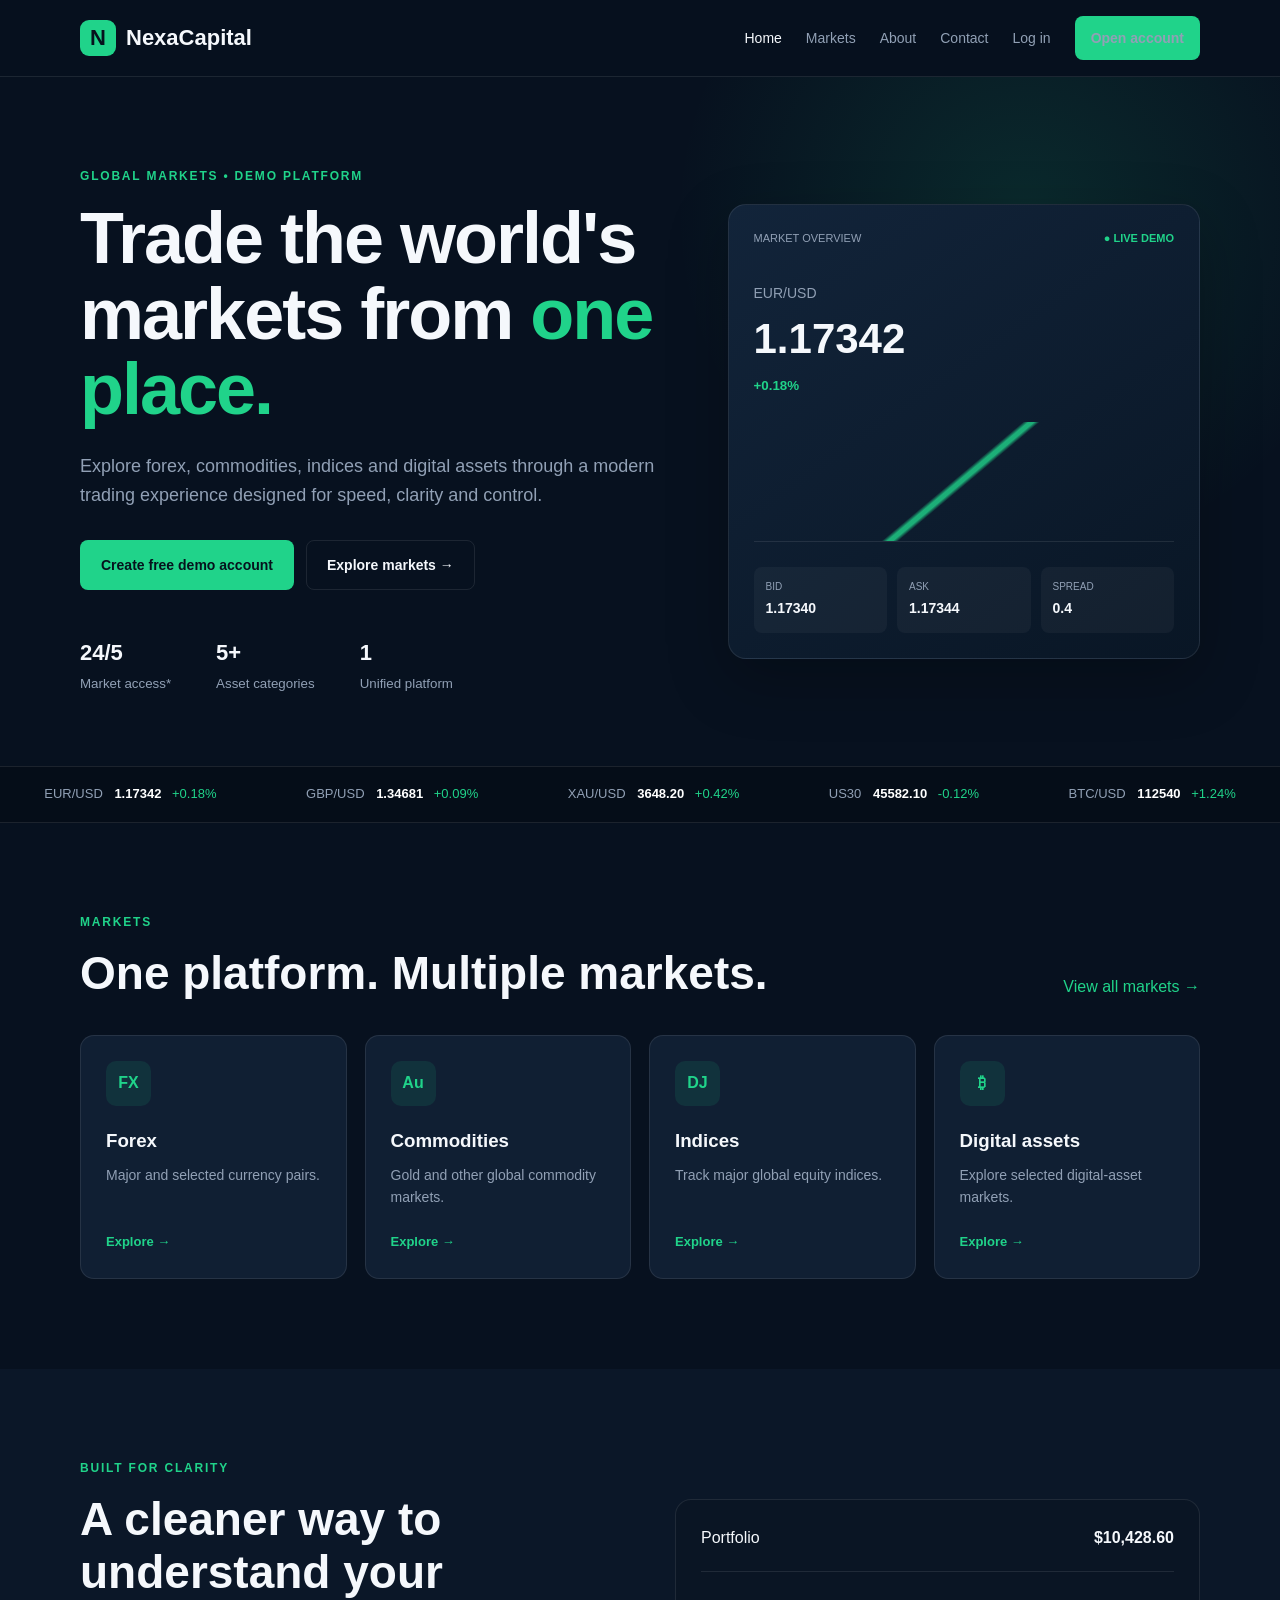
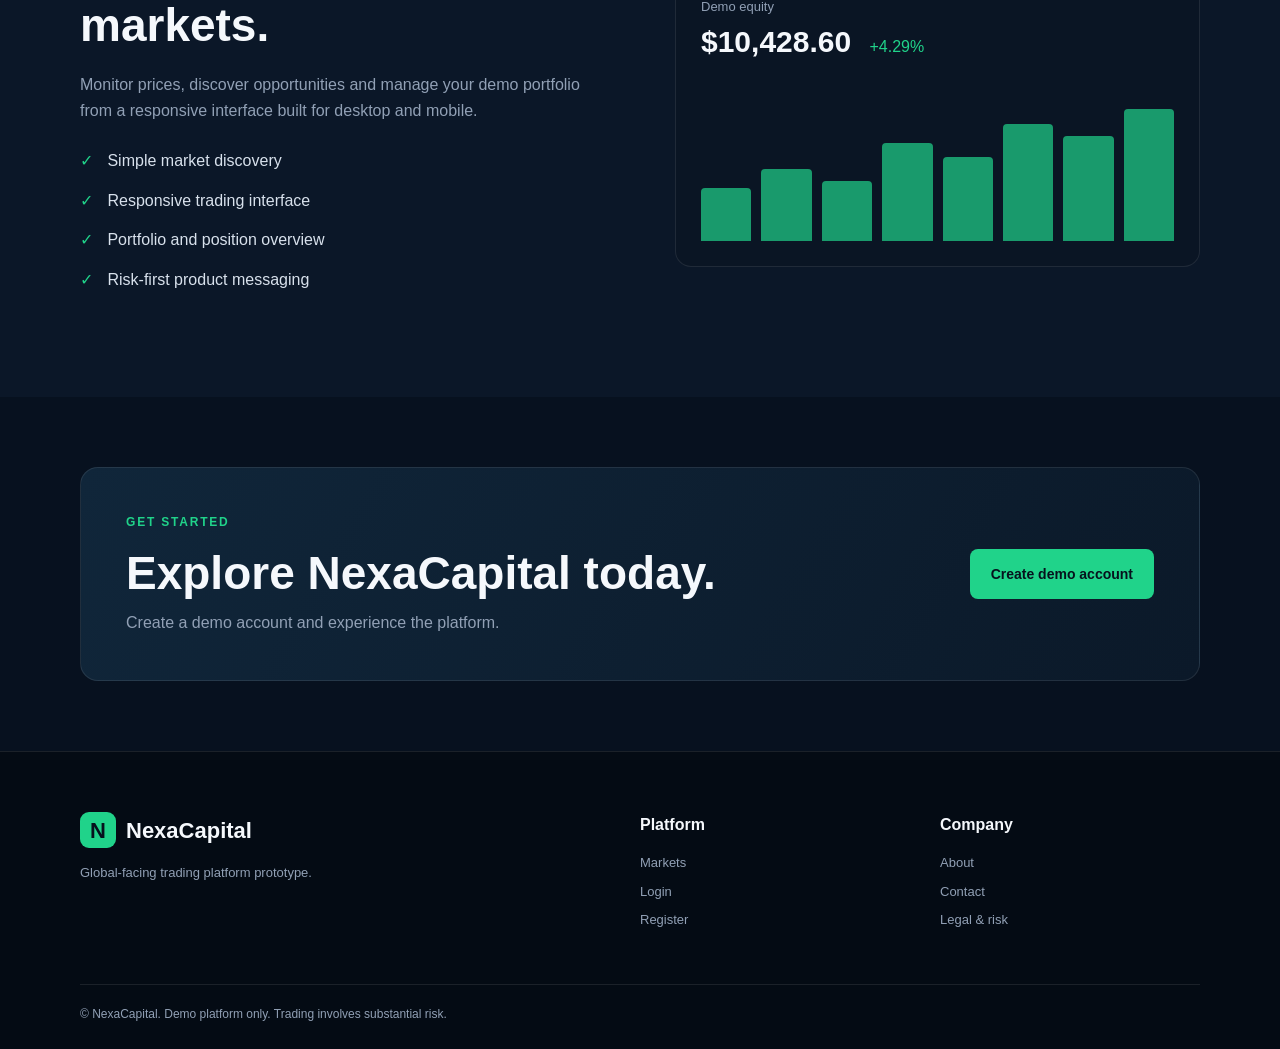
<file: index.html>
<!DOCTYPE html>
<html lang="en">
<head>
  <meta charset="UTF-8">
  <meta name="viewport" content="width=device-width, initial-scale=1.0">

  <meta name="description" content="NexaCapital — modern global markets trading platform demo.">

  <title>NexaCapital | Trade Global Markets</title>

  <link rel="stylesheet" href="style.css">
</head>

<body>

<header class="header">
  <div class="container nav">

    <a class="logo" href="index.html">
      <span>N</span>NexaCapital
    </a>

    <button class="menu-toggle" aria-label="Open menu">
      ☰
    </button>

    <nav class="nav-links">
      <a class="active" href="index.html">Home</a>
      <a href="markets.html">Markets</a>
      <a href="about.html">About</a>
      <a href="contact.html">Contact</a>

      <a class="nav-login" href="login.html">
        Log in
      </a>

      <a class="btn btn-primary btn-small" href="register.html">
        Open account
      </a>
    </nav>

  </div>
</header>


<main>

<!-- HERO SECTION -->
<section class="hero">

  <div class="container hero-grid">

    <div>

      <div class="eyebrow">
        GLOBAL MARKETS • DEMO PLATFORM
      </div>

      <h1>
        Trade the world's markets from
        <span>one place.</span>
      </h1>

      <p class="hero-text">
        Explore forex, commodities, indices and digital assets
        through a modern trading experience designed for speed,
        clarity and control.
      </p>

      <div class="hero-actions">

        <a class="btn btn-primary" href="register.html">
          Create free demo account
        </a>

        <a class="btn btn-ghost" href="markets.html">
          Explore markets →
        </a>

      </div>


      <div class="trust-row">

        <div>
          <strong>24/5</strong>
          <small>Market access*</small>
        </div>

        <div>
          <strong>5+</strong>
          <small>Asset categories</small>
        </div>

        <div>
          <strong>1</strong>
          <small>Unified platform</small>
        </div>

      </div>

    </div>


    <!-- MARKET PREVIEW -->
    <div class="hero-card">

      <div class="terminal-top">

        <span>
          MARKET OVERVIEW
        </span>

        <b class="live-dot">
          ● LIVE DEMO
        </b>

      </div>


      <div class="quote-big">

        <span>
          EUR/USD
        </span>

        <strong id="heroPrice">
          1.17342
        </strong>

        <small id="heroChange">
          +0.18%
        </small>

      </div>


      <div class="mini-chart">

        <div class="chart-line"></div>

      </div>


      <div class="quote-grid">

        <div>
          <small>BID</small>
          <b id="heroBid">
            1.17340
          </b>
        </div>

        <div>
          <small>ASK</small>
          <b id="heroAsk">
            1.17344
          </b>
        </div>

        <div>
          <small>SPREAD</small>
          <b>
            0.4
          </b>
        </div>

      </div>

    </div>

  </div>

</section>


<!-- MARKET TICKER -->
<section class="ticker">

  <div class="ticker-track" id="tickerTrack">

    <span>
      EUR/USD
      <b>1.17342</b>
      <i>+0.18%</i>
    </span>

    <span>
      GBP/USD
      <b>1.34681</b>
      <i>+0.09%</i>
    </span>

    <span>
      XAU/USD
      <b>3648.20</b>
      <i>+0.42%</i>
    </span>

    <span>
      US30
      <b>45582.10</b>
      <i>-0.12%</i>
    </span>

    <span>
      BTC/USD
      <b>112540</b>
      <i>+1.24%</i>
    </span>

  </div>

</section>


<!-- MARKETS -->
<section class="section">

  <div class="container">

    <div class="section-heading">

      <div>

        <div class="eyebrow">
          MARKETS
        </div>

        <h2>
          One platform. Multiple markets.
        </h2>

      </div>

      <a href="markets.html">
        View all markets →
      </a>

    </div>


    <div class="market-cards">

      <article class="market-card">

        <div class="market-icon">
          FX
        </div>

        <h3>
          Forex
        </h3>

        <p>
          Major and selected currency pairs.
        </p>

        <a href="markets.html">
          Explore →
        </a>

      </article>


      <article class="market-card">

        <div class="market-icon">
          Au
        </div>

        <h3>
          Commodities
        </h3>

        <p>
          Gold and other global commodity markets.
        </p>

        <a href="markets.html">
          Explore →
        </a>

      </article>


      <article class="market-card">

        <div class="market-icon">
          DJ
        </div>

        <h3>
          Indices
        </h3>

        <p>
          Track major global equity indices.
        </p>

        <a href="markets.html">
          Explore →
        </a>

      </article>


      <article class="market-card">

        <div class="market-icon">
          ₿
        </div>

        <h3>
          Digital assets
        </h3>

        <p>
          Explore selected digital-asset markets.
        </p>

        <a href="markets.html">
          Explore →
        </a>

      </article>

    </div>

  </div>

</section>


<!-- FEATURES -->
<section class="section dark-section">

  <div class="container split">

    <div>

      <div class="eyebrow">
        BUILT FOR CLARITY
      </div>

      <h2>
        A cleaner way to understand your markets.
      </h2>

      <p>
        Monitor prices, discover opportunities and manage
        your demo portfolio from a responsive interface built
        for desktop and mobile.
      </p>


      <ul class="feature-list">

        <li>
          <span>✓</span>
          Simple market discovery
        </li>

        <li>
          <span>✓</span>
          Responsive trading interface
        </li>

        <li>
          <span>✓</span>
          Portfolio and position overview
        </li>

        <li>
          <span>✓</span>
          Risk-first product messaging
        </li>

      </ul>

    </div>


    <!-- DASHBOARD PREVIEW -->
    <div class="dashboard-preview">

      <div class="preview-header">

        <span>
          Portfolio
        </span>

        <b>
          $10,428.60
        </b>

      </div>


      <div class="preview-stat">

        <span>
          Demo equity
        </span>

        <strong>
          $10,428.60
        </strong>

        <em>
          +4.29%
        </em>

      </div>


      <div class="bars">

        <span style="height:35%"></span>
        <span style="height:48%"></span>
        <span style="height:40%"></span>
        <span style="height:65%"></span>
        <span style="height:56%"></span>
        <span style="height:78%"></span>
        <span style="height:70%"></span>
        <span style="height:88%"></span>

      </div>

    </div>

  </div>

</section>


<!-- CALL TO ACTION -->
<section class="cta">

  <div class="container cta-box">

    <div>

      <div class="eyebrow">
        GET STARTED
      </div>

      <h2>
        Explore NexaCapital today.
      </h2>

      <p>
        Create a demo account and experience the platform.
      </p>

    </div>


    <a class="btn btn-primary" href="register.html">
      Create demo account
    </a>

  </div>

</section>

</main>


<!-- FOOTER -->
<footer class="footer">

  <div class="container footer-grid">

    <div>

      <a class="logo" href="index.html">
        <span>N</span>NexaCapital
      </a>

      <p>
        Global-facing trading platform prototype.
      </p>

    </div>


    <div>

      <h4>
        Platform
      </h4>

      <a href="markets.html">
        Markets
      </a>

      <a href="login.html">
        Login
      </a>

      <a href="register.html">
        Register
      </a>

    </div>


    <div>

      <h4>
        Company
      </h4>

      <a href="about.html">
        About
      </a>

      <a href="contact.html">
        Contact
      </a>

      <a href="legal.html">
        Legal & risk
      </a>

    </div>

  </div>


  <div class="container footer-bottom">

    © <span class="year"></span>
    NexaCapital.

    Demo platform only.
    Trading involves substantial risk.

  </div>

</footer>


<!-- JAVASCRIPT -->
<script src="app.js"></script>

</body>
  </html>
</file>
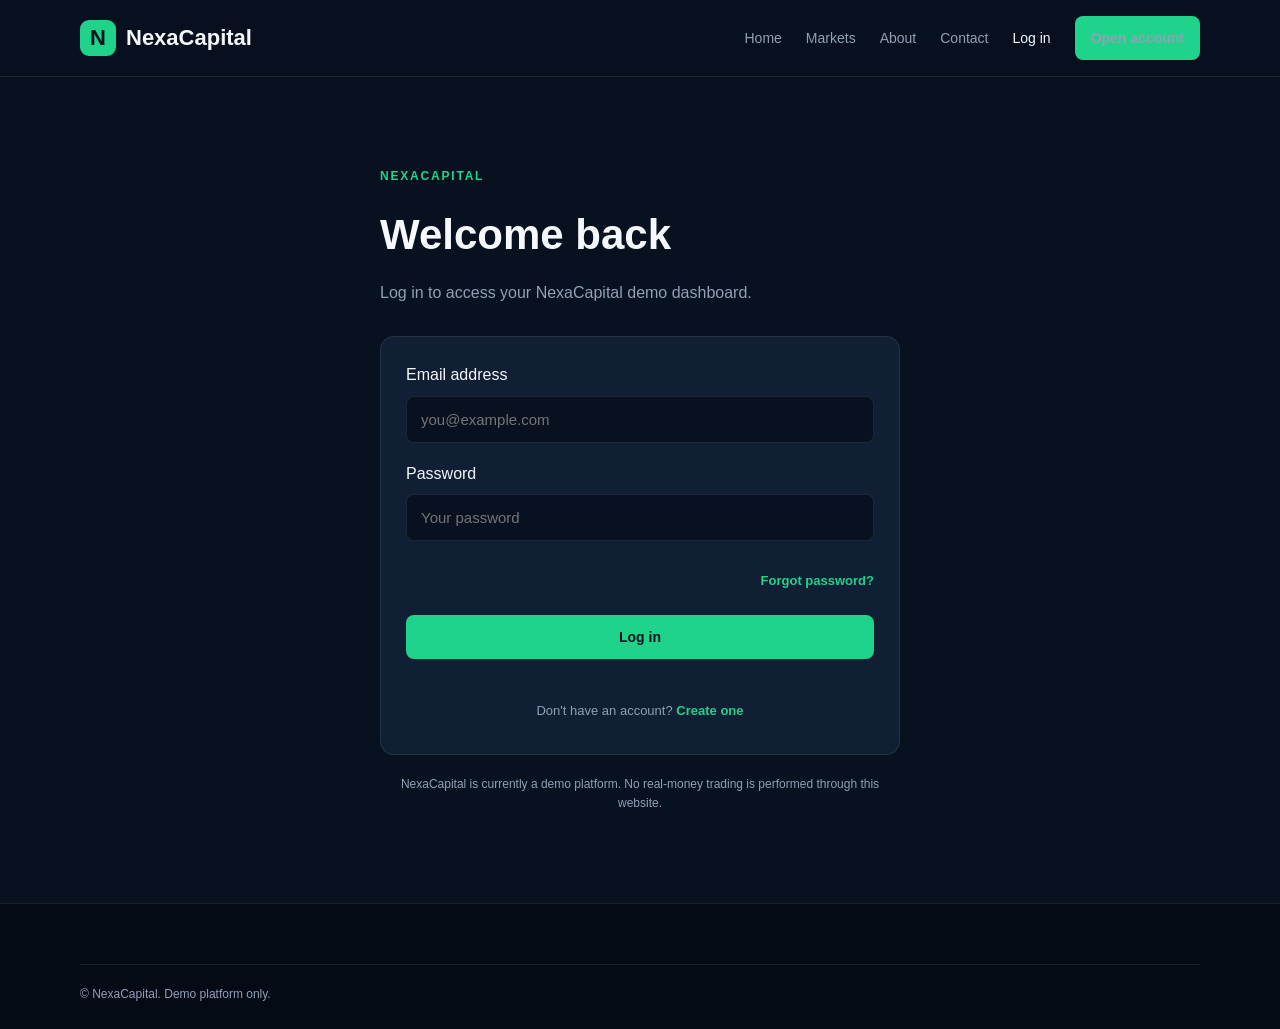
<file: login.html>
<!DOCTYPE html>
<html lang="en">
<head>
  <meta charset="UTF-8">
  <meta name="viewport" content="width=device-width, initial-scale=1.0">

  <meta name="description" content="Log in to your NexaCapital demo account.">

  <title>Log in | NexaCapital</title>

  <link rel="stylesheet" href="style.css">
</head>

<body>

<header class="header">
  <div class="container nav">

    <a class="logo" href="index.html">
      <span>N</span>NexaCapital
    </a>

    <button class="menu-toggle" aria-label="Open menu">
      ☰
    </button>

    <nav class="nav-links">
      <a href="index.html">Home</a>
      <a href="markets.html">Markets</a>
      <a href="about.html">About</a>
      <a href="contact.html">Contact</a>
      <a class="active" href="login.html">Log in</a>
      <a class="btn btn-primary btn-small" href="register.html">
        Open account
      </a>
    </nav>

  </div>
</header>


<main>

<section class="section">

  <div class="container" style="max-width:520px;">

    <div class="eyebrow">
      NEXACAPITAL
    </div>

    <h1 style="font-size:42px; margin-bottom:12px;">
      Welcome back
    </h1>

    <p style="color:var(--muted); margin-bottom:30px;">
      Log in to access your NexaCapital demo dashboard.
    </p>


    <div class="market-card">

      <form id="loginForm">

        <div style="margin-bottom:18px;">

          <label for="email"
                 style="display:block; margin-bottom:8px;">
            Email address
          </label>

          <input
            type="email"
            id="email"
            name="email"
            placeholder="you@example.com"
            autocomplete="email"
            required
            style="width:100%; padding:14px; border-radius:8px; border:1px solid var(--border); background:#07111f; color:white; font-size:15px;"
          >

        </div>


        <div style="margin-bottom:10px;">

          <label for="password"
                 style="display:block; margin-bottom:8px;">
            Password
          </label>

          <input
            type="password"
            id="password"
            name="password"
            placeholder="Your password"
            autocomplete="current-password"
            required
            style="width:100%; padding:14px; border-radius:8px; border:1px solid var(--border); background:#07111f; color:white; font-size:15px;"
          >

        </div>


        <div style="text-align:right; margin-bottom:22px;">

          <a href="#"
             onclick="alert('Password reset will be added next.'); return false;"
             style="color:var(--green); font-size:13px;">
            Forgot password?
          </a>

        </div>


        <button
          type="submit"
          class="btn btn-primary"
          style="width:100%; cursor:pointer;"
        >
          Log in
        </button>

      </form>


      <p style="color:var(--muted); font-size:13px; margin-top:22px; text-align:center;">

        Don't have an account?

        <a href="register.html"
           style="color:var(--green);">
          Create one
        </a>

      </p>

    </div>


    <p style="color:var(--muted); font-size:12px; margin-top:20px; text-align:center;">
      NexaCapital is currently a demo platform.
      No real-money trading is performed through this website.
    </p>

  </div>

</section>

</main>


<footer class="footer">

  <div class="container footer-bottom" style="margin-top:0;">

    © <span class="year"></span>
    NexaCapital. Demo platform only.

  </div>

</footer>


<script src="app.js"></script>

</body>
</html>
</file>
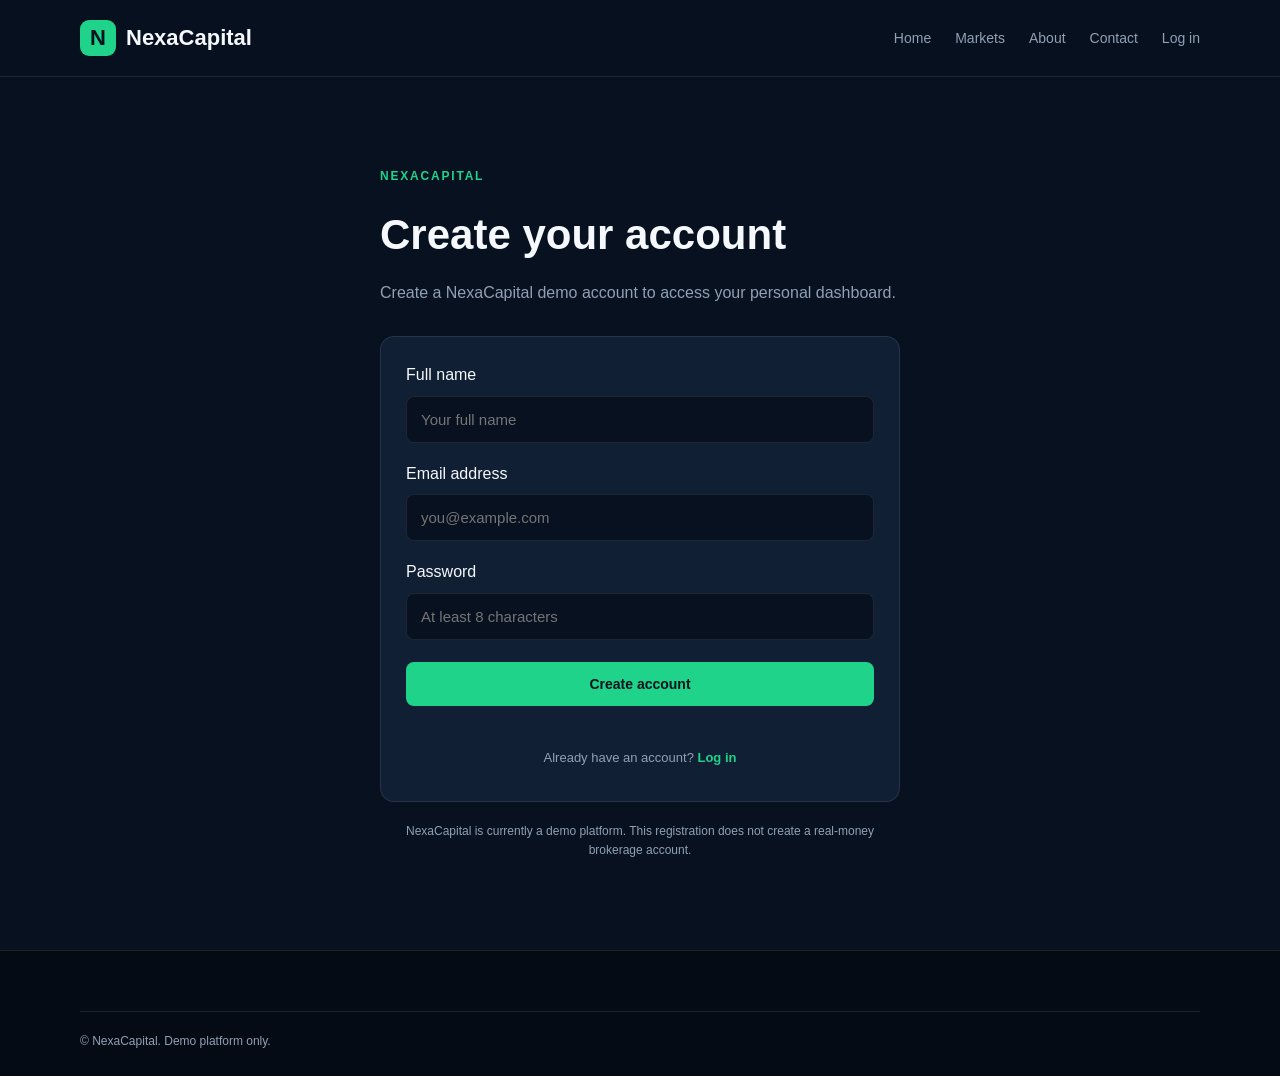
<file: register.html>
<!DOCTYPE html>
<html lang="en">
<head>
  <meta charset="UTF-8">
  <meta name="viewport" content="width=device-width, initial-scale=1.0">

  <meta name="description" content="Create your NexaCapital demo trading account.">

  <title>Create Account | NexaCapital</title>

  <link rel="stylesheet" href="style.css">
</head>

<body>

<header class="header">
  <div class="container nav">

    <a class="logo" href="index.html">
      <span>N</span>NexaCapital
    </a>

    <button class="menu-toggle" aria-label="Open menu">
      ☰
    </button>

    <nav class="nav-links">
      <a href="index.html">Home</a>
      <a href="markets.html">Markets</a>
      <a href="about.html">About</a>
      <a href="contact.html">Contact</a>
      <a href="login.html">Log in</a>
    </nav>

  </div>
</header>


<main>

<section class="section">

  <div class="container" style="max-width:520px;">

    <div class="eyebrow">
      NEXACAPITAL
    </div>

    <h1 style="font-size:42px; margin-bottom:12px;">
      Create your account
    </h1>

    <p style="color:var(--muted); margin-bottom:30px;">
      Create a NexaCapital demo account to access your personal dashboard.
    </p>


    <div class="market-card">

      <form id="registerForm">

        <div style="margin-bottom:18px;">

          <label for="name"
                 style="display:block; margin-bottom:8px;">
            Full name
          </label>

          <input
            type="text"
            id="name"
            name="name"
            placeholder="Your full name"
            autocomplete="name"
            required
            style="width:100%; padding:14px; border-radius:8px; border:1px solid var(--border); background:#07111f; color:white; font-size:15px;"
          >

        </div>


        <div style="margin-bottom:18px;">

          <label for="email"
                 style="display:block; margin-bottom:8px;">
            Email address
          </label>

          <input
            type="email"
            id="email"
            name="email"
            placeholder="you@example.com"
            autocomplete="email"
            required
            style="width:100%; padding:14px; border-radius:8px; border:1px solid var(--border); background:#07111f; color:white; font-size:15px;"
          >

        </div>


        <div style="margin-bottom:22px;">

          <label for="password"
                 style="display:block; margin-bottom:8px;">
            Password
          </label>

          <input
            type="password"
            id="password"
            name="password"
            placeholder="At least 8 characters"
            autocomplete="new-password"
            minlength="8"
            required
            style="width:100%; padding:14px; border-radius:8px; border:1px solid var(--border); background:#07111f; color:white; font-size:15px;"
          >

        </div>


        <button
          type="submit"
          class="btn btn-primary"
          style="width:100%; cursor:pointer;"
        >
          Create account
        </button>

      </form>


      <p style="color:var(--muted); font-size:13px; margin-top:22px; text-align:center;">
        Already have an account?
        <a href="login.html" style="color:var(--green);">
          Log in
        </a>
      </p>

    </div>


    <p style="color:var(--muted); font-size:12px; margin-top:20px; text-align:center;">
      NexaCapital is currently a demo platform. This registration does not
      create a real-money brokerage account.
    </p>

  </div>

</section>

</main>


<footer class="footer">

  <div class="container footer-bottom" style="margin-top:0;">

    © <span class="year"></span>
    NexaCapital. Demo platform only.

  </div>

</footer>


<script src="app.js"></script>

</body>
</html>
</file>
<file: style.css>
:root {
  --bg: #07111f;
  --bg2: #0b1728;
  --card: #101f33;
  --card2: #14263d;
  --text: #f5f8fc;
  --muted: #91a0b5;
  --green: #20d38a;
  --green-dark: #16a970;
  --border: rgba(255,255,255,.09);
  --shadow: 0 20px 60px rgba(0,0,0,.25);
}

* {
  box-sizing: border-box;
  margin: 0;
  padding: 0;
}

html {
  scroll-behavior: smooth;
}

body {
  font-family: Arial, Helvetica, sans-serif;
  background: var(--bg);
  color: var(--text);
  line-height: 1.6;
}

a {
  color: inherit;
  text-decoration: none;
}

.container {
  width: min(1120px, 92%);
  margin: auto;
}


/* HEADER */

.header {
  background: rgba(7,17,31,.96);
  border-bottom: 1px solid var(--border);
  position: sticky;
  top: 0;
  z-index: 100;
}

.nav {
  min-height: 76px;
  display: flex;
  align-items: center;
  justify-content: space-between;
}

.logo {
  font-size: 22px;
  font-weight: 800;
  display: flex;
  align-items: center;
  gap: 10px;
}

.logo span {
  width: 36px;
  height: 36px;
  display: grid;
  place-items: center;
  background: var(--green);
  color: #06121d;
  border-radius: 9px;
  font-weight: 900;
}

.nav-links {
  display: flex;
  align-items: center;
  gap: 24px;
}

.nav-links a {
  color: var(--muted);
  font-size: 14px;
}

.nav-links a:hover,
.nav-links .active {
  color: var(--text);
}

.menu-toggle {
  display: none;
  background: none;
  border: 0;
  color: white;
  font-size: 27px;
}


/* BUTTONS */

.btn {
  display: inline-flex;
  align-items: center;
  justify-content: center;
  padding: 13px 20px;
  border-radius: 8px;
  font-weight: 700;
  font-size: 14px;
  border: 1px solid transparent;
}

.btn-primary {
  background: var(--green);
  color: #06121d;
}

.btn-primary:hover {
  background: var(--green-dark);
}

.btn-ghost {
  border-color: var(--border);
  color: var(--text);
}

.btn-small {
  padding: 10px 15px;
}


/* HERO */

.hero {
  padding: 90px 0 70px;
  background:
    radial-gradient(circle at 80% 20%, rgba(32,211,138,.13), transparent 30%),
    var(--bg);
}

.hero-grid {
  display: grid;
  grid-template-columns: 1.1fr .9fr;
  gap: 70px;
  align-items: center;
}

.eyebrow {
  color: var(--green);
  font-size: 12px;
  font-weight: 800;
  letter-spacing: 1.8px;
  margin-bottom: 15px;
}

.hero h1 {
  font-size: clamp(42px, 6vw, 72px);
  line-height: 1.05;
  letter-spacing: -2px;
  margin-bottom: 24px;
}

.hero h1 span {
  color: var(--green);
}

.hero-text {
  max-width: 600px;
  color: var(--muted);
  font-size: 18px;
}

.hero-actions {
  display: flex;
  gap: 12px;
  margin-top: 30px;
  flex-wrap: wrap;
}

.trust-row {
  display: flex;
  gap: 45px;
  margin-top: 45px;
}

.trust-row strong {
  display: block;
  font-size: 22px;
}

.trust-row small {
  color: var(--muted);
}


/* HERO CARD */

.hero-card {
  background: linear-gradient(145deg, #12243a, #091625);
  border: 1px solid var(--border);
  border-radius: 18px;
  padding: 25px;
  box-shadow: var(--shadow);
}

.terminal-top {
  display: flex;
  justify-content: space-between;
  font-size: 11px;
  color: var(--muted);
}

.live-dot {
  color: var(--green);
}

.quote-big {
  margin-top: 35px;
}

.quote-big span {
  display: block;
  color: var(--muted);
  font-size: 14px;
}

.quote-big strong {
  font-size: 42px;
  display: block;
}

.quote-big small {
  color: var(--green);
  font-weight: bold;
}

.mini-chart {
  height: 120px;
  margin: 25px 0;
  border-bottom: 1px solid var(--border);
  position: relative;
  overflow: hidden;
}

.chart-line {
  position: absolute;
  width: 120%;
  height: 100%;
  left: -10%;
  background:
    linear-gradient(145deg,
      transparent 48%,
      var(--green) 49%,
      var(--green) 50%,
      transparent 51%);
  transform: skewY(-8deg);
  opacity: .8;
}

.quote-grid {
  display: grid;
  grid-template-columns: repeat(3,1fr);
  gap: 10px;
}

.quote-grid div {
  background: rgba(255,255,255,.04);
  padding: 12px;
  border-radius: 8px;
}

.quote-grid small {
  display: block;
  color: var(--muted);
  font-size: 10px;
}

.quote-grid b {
  font-size: 14px;
}


/* TICKER */

.ticker {
  background: #050d18;
  border-top: 1px solid var(--border);
  border-bottom: 1px solid var(--border);
  overflow: hidden;
}

.ticker-track {
  display: flex;
  justify-content: space-around;
  gap: 35px;
  padding: 17px;
  white-space: nowrap;
}

.ticker span {
  color: var(--muted);
  font-size: 13px;
}

.ticker b {
  color: white;
  margin-left: 8px;
}

.ticker i {
  color: var(--green);
  font-style: normal;
  margin-left: 7px;
}


/* SECTIONS */

.section {
  padding: 90px 0;
}

.section-heading {
  display: flex;
  justify-content: space-between;
  align-items: end;
  gap: 20px;
  margin-bottom: 35px;
}

.section-heading h2,
.split h2,
.cta h2 {
  font-size: clamp(30px, 4vw, 46px);
  line-height: 1.15;
}

.section-heading > a {
  color: var(--green);
}


/* MARKET CARDS */

.market-cards {
  display: grid;
  grid-template-columns: repeat(4,1fr);
  gap: 18px;
}

.market-card {
  background: var(--card);
  border: 1px solid var(--border);
  border-radius: 14px;
  padding: 25px;
  transition: .25s;
}

.market-card:hover {
  transform: translateY(-5px);
  border-color: rgba(32,211,138,.4);
}

.market-icon {
  width: 45px;
  height: 45px;
  display: grid;
  place-items: center;
  background: rgba(32,211,138,.1);
  color: var(--green);
  border-radius: 10px;
  font-weight: 900;
  margin-bottom: 20px;
}

.market-card h3 {
  margin-bottom: 8px;
}

.market-card p {
  color: var(--muted);
  font-size: 14px;
  min-height: 48px;
}

.market-card a {
  display: inline-block;
  margin-top: 20px;
  color: var(--green);
  font-size: 13px;
  font-weight: bold;
}


/* DARK SECTION */

.dark-section {
  background: var(--bg2);
}

.split {
  display: grid;
  grid-template-columns: 1fr 1fr;
  gap: 70px;
  align-items: center;
}

.split p {
  color: var(--muted);
  margin-top: 20px;
}

.feature-list {
  list-style: none;
  margin-top: 25px;
}

.feature-list li {
  margin: 14px 0;
  color: #d8e1ec;
}

.feature-list span {
  color: var(--green);
  margin-right: 10px;
}


/* DASHBOARD PREVIEW */

.dashboard-preview {
  background: #0a1524;
  border: 1px solid var(--border);
  border-radius: 16px;
  padding: 25px;
}

.preview-header {
  display: flex;
  justify-content: space-between;
  padding-bottom: 20px;
  border-bottom: 1px solid var(--border);
}

.preview-stat {
  padding: 25px 0;
}

.preview-stat span {
  display: block;
  color: var(--muted);
  font-size: 13px;
}

.preview-stat strong {
  font-size: 30px;
}

.preview-stat em {
  color: var(--green);
  margin-left: 10px;
  font-style: normal;
}

.bars {
  height: 150px;
  display: flex;
  align-items: end;
  gap: 10px;
}

.bars span {
  flex: 1;
  background: var(--green);
  opacity: .7;
  border-radius: 4px 4px 0 0;
}


/* CTA */

.cta {
  padding: 70px 0;
}

.cta-box {
  background: linear-gradient(120deg, #10263a, #0b1929);
  border: 1px solid var(--border);
  border-radius: 18px;
  padding: 45px;
  display: flex;
  align-items: center;
  justify-content: space-between;
  gap: 30px;
}

.cta p {
  color: var(--muted);
  margin-top: 10px;
}


/* FOOTER */

.footer {
  background: #040b14;
  border-top: 1px solid var(--border);
  padding: 60px 0 25px;
}

.footer-grid {
  display: grid;
  grid-template-columns: 2fr 1fr 1fr;
  gap: 40px;
}

.footer p {
  color: var(--muted);
  margin-top: 15px;
  font-size: 13px;
}

.footer h4 {
  margin-bottom: 15px;
}

.footer-grid > div > a:not(.logo) {
  display: block;
  color: var(--muted);
  margin: 8px 0;
  font-size: 13px;
}

.footer-bottom {
  margin-top: 45px;
  padding-top: 20px;
  border-top: 1px solid var(--border);
  color: var(--muted);
  font-size: 12px;
}


/* MOBILE */

@media (max-width: 800px) {

  .menu-toggle {
    display: block;
  }

  .nav-links {
    display: none;
    position: absolute;
    top: 76px;
    left: 0;
    right: 0;
    background: #07111f;
    padding: 20px;
    flex-direction: column;
    align-items: stretch;
    border-bottom: 1px solid var(--border);
  }

  .nav-links.open {
    display: flex;
  }

  .nav-links a {
    padding: 10px;
  }

  .hero {
    padding: 60px 0;
  }

  .hero-grid,
  .split {
    grid-template-columns: 1fr;
    gap: 40px;
  }

  .hero h1 {
    font-size: 45px;
  }

  .trust-row {
    gap: 20px;
    justify-content: space-between;
  }

  .market-cards {
    grid-template-columns: repeat(2,1fr);
  }

  .section-heading {
    align-items: start;
    flex-direction: column;
  }

  .cta-box {
    flex-direction: column;
    align-items: flex-start;
    padding: 30px;
  }

  .footer-grid {
    grid-template-columns: 1fr 1fr;
  }

}

@media (max-width: 500px) {

  .market-cards {
    grid-template-columns: 1fr;
  }

  .footer-grid {
    grid-template-columns: 1fr;
  }

  .quote-grid {
    grid-template-columns: 1fr 1fr 1fr;
  }

  .hero h1 {
    font-size: 39px;
  }

}
</file>
